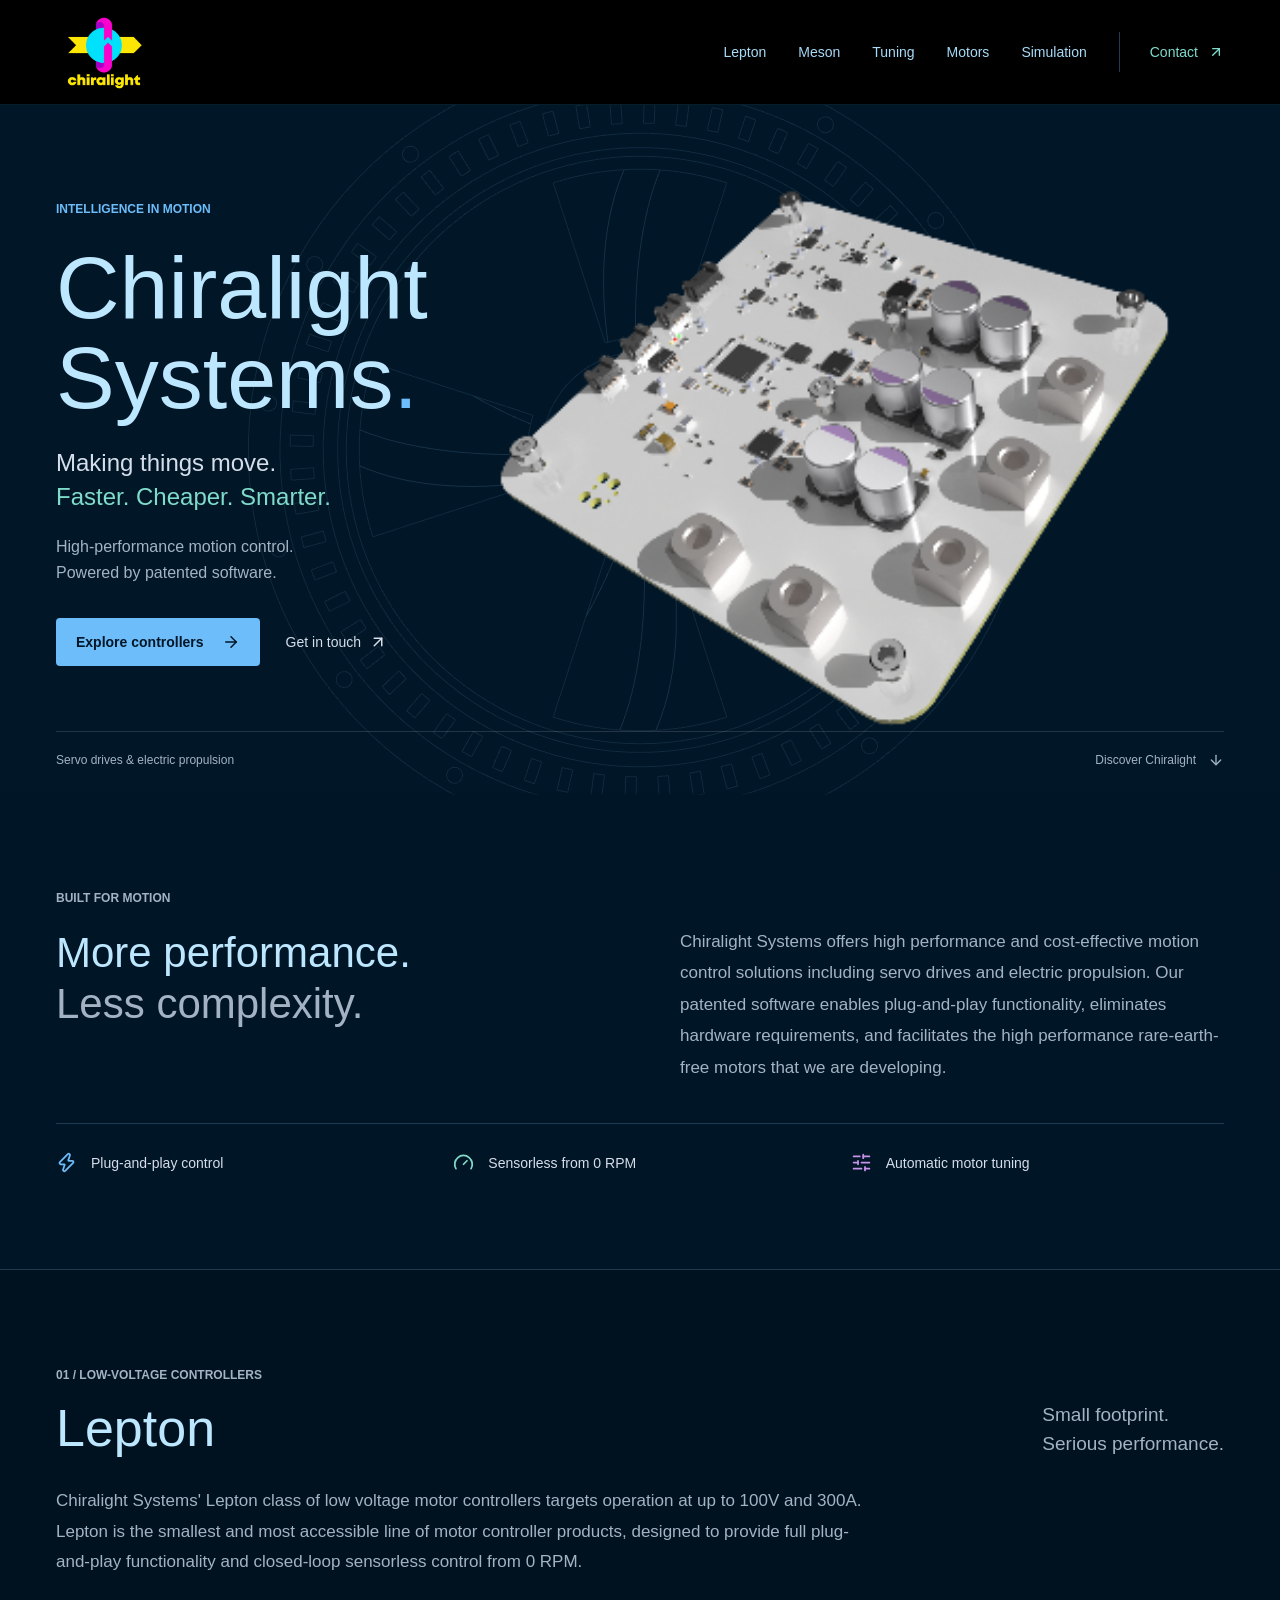
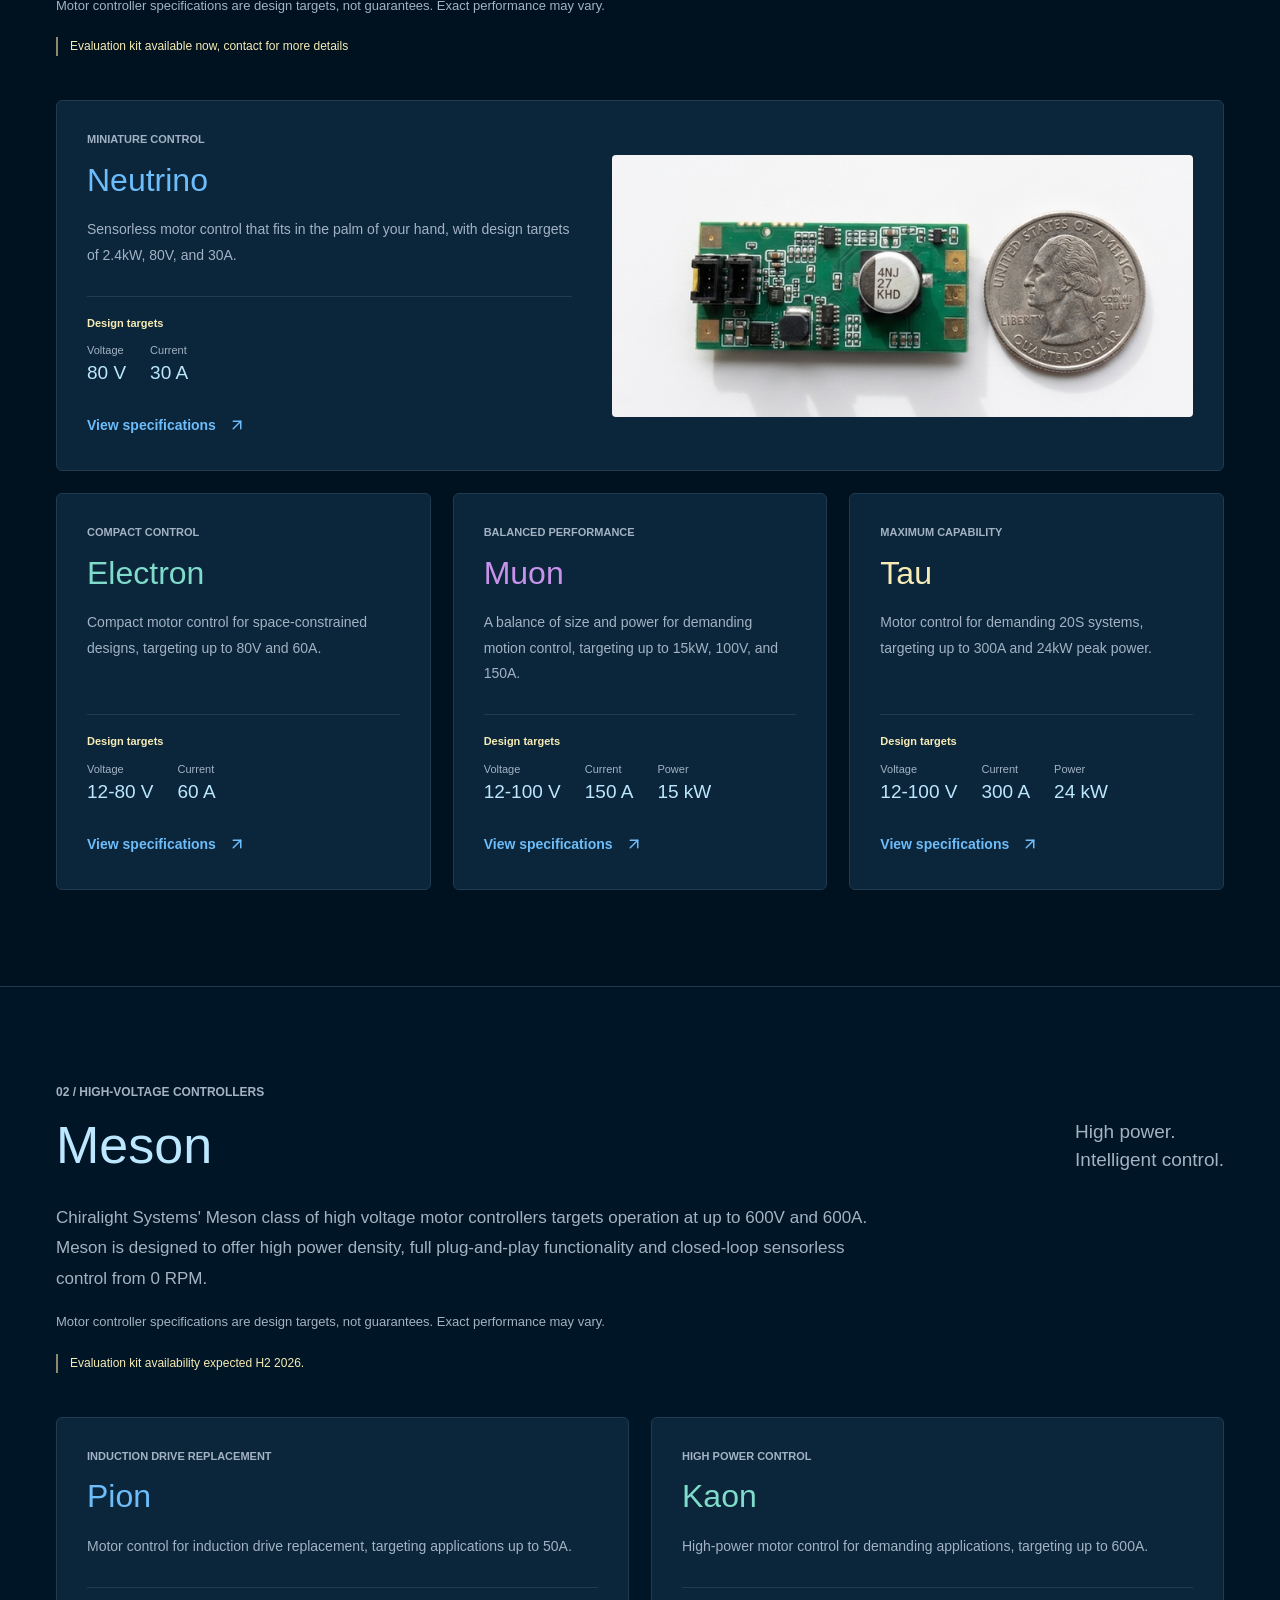
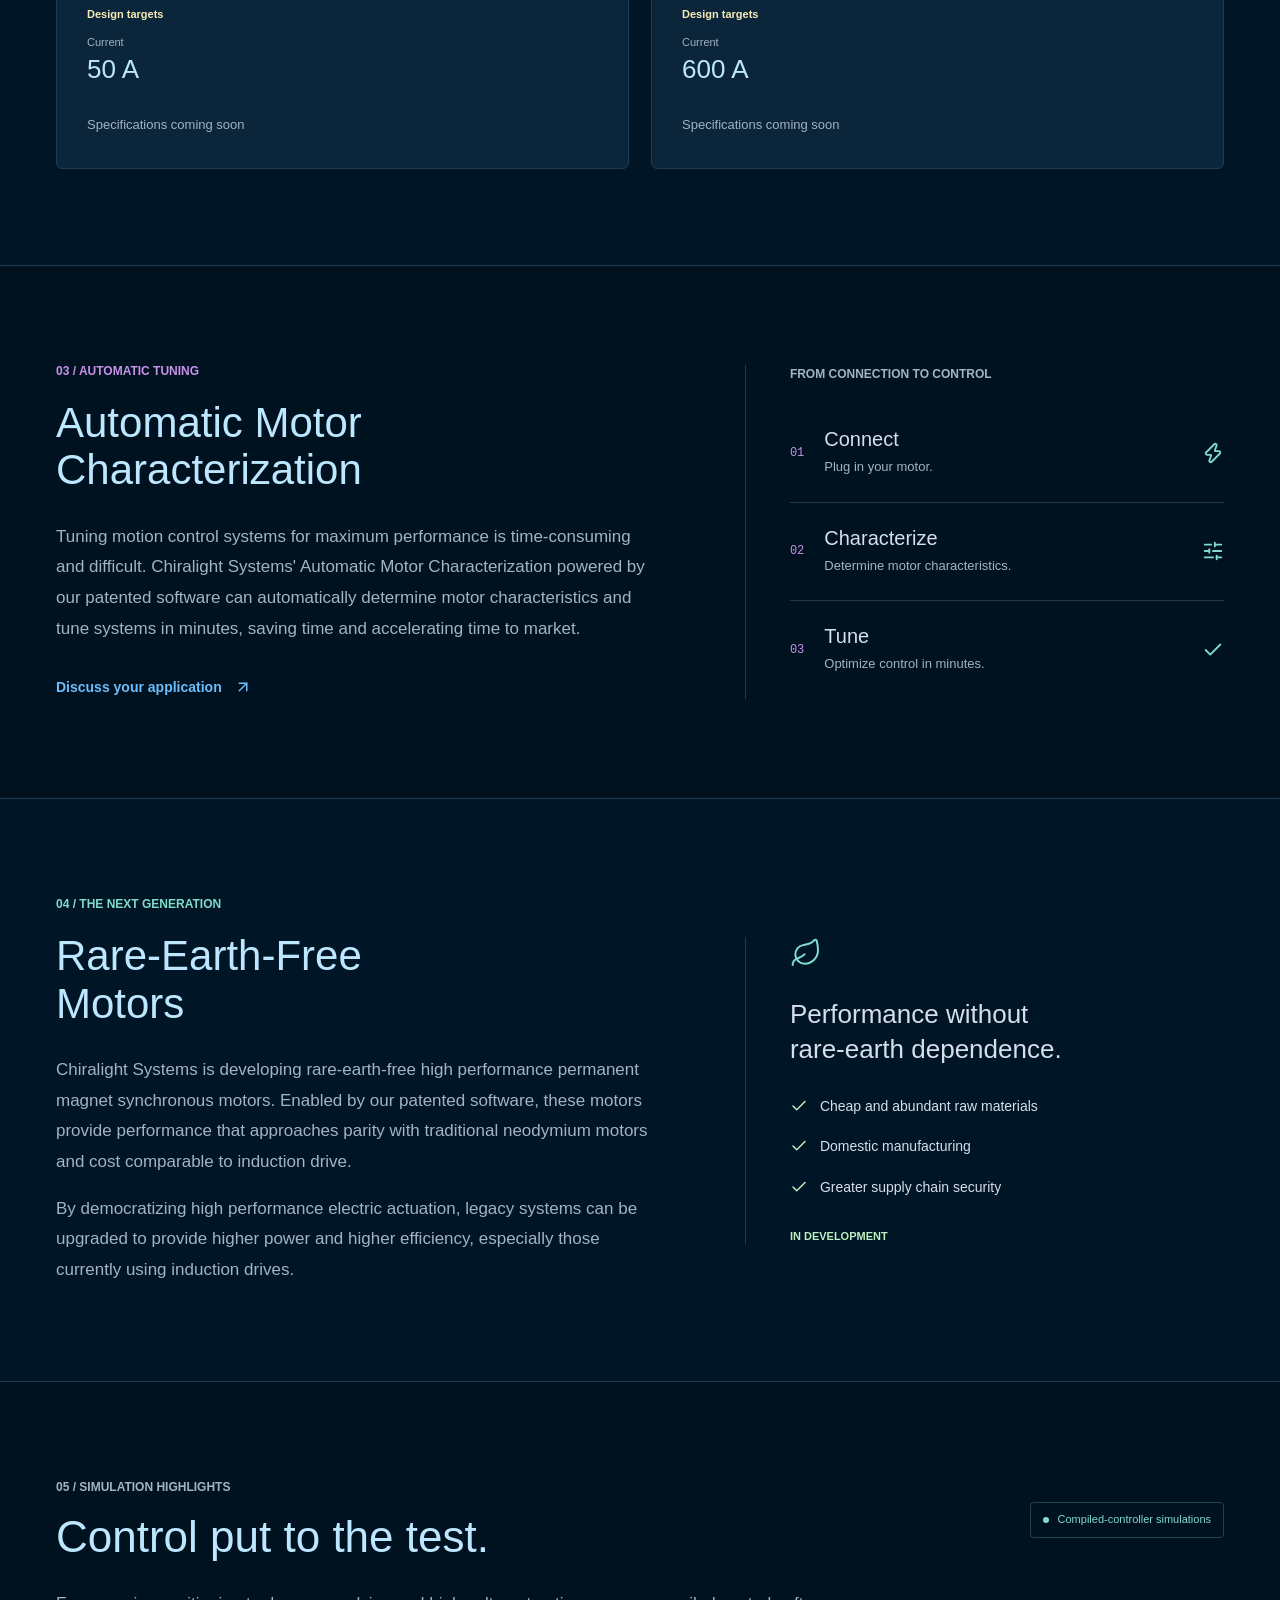
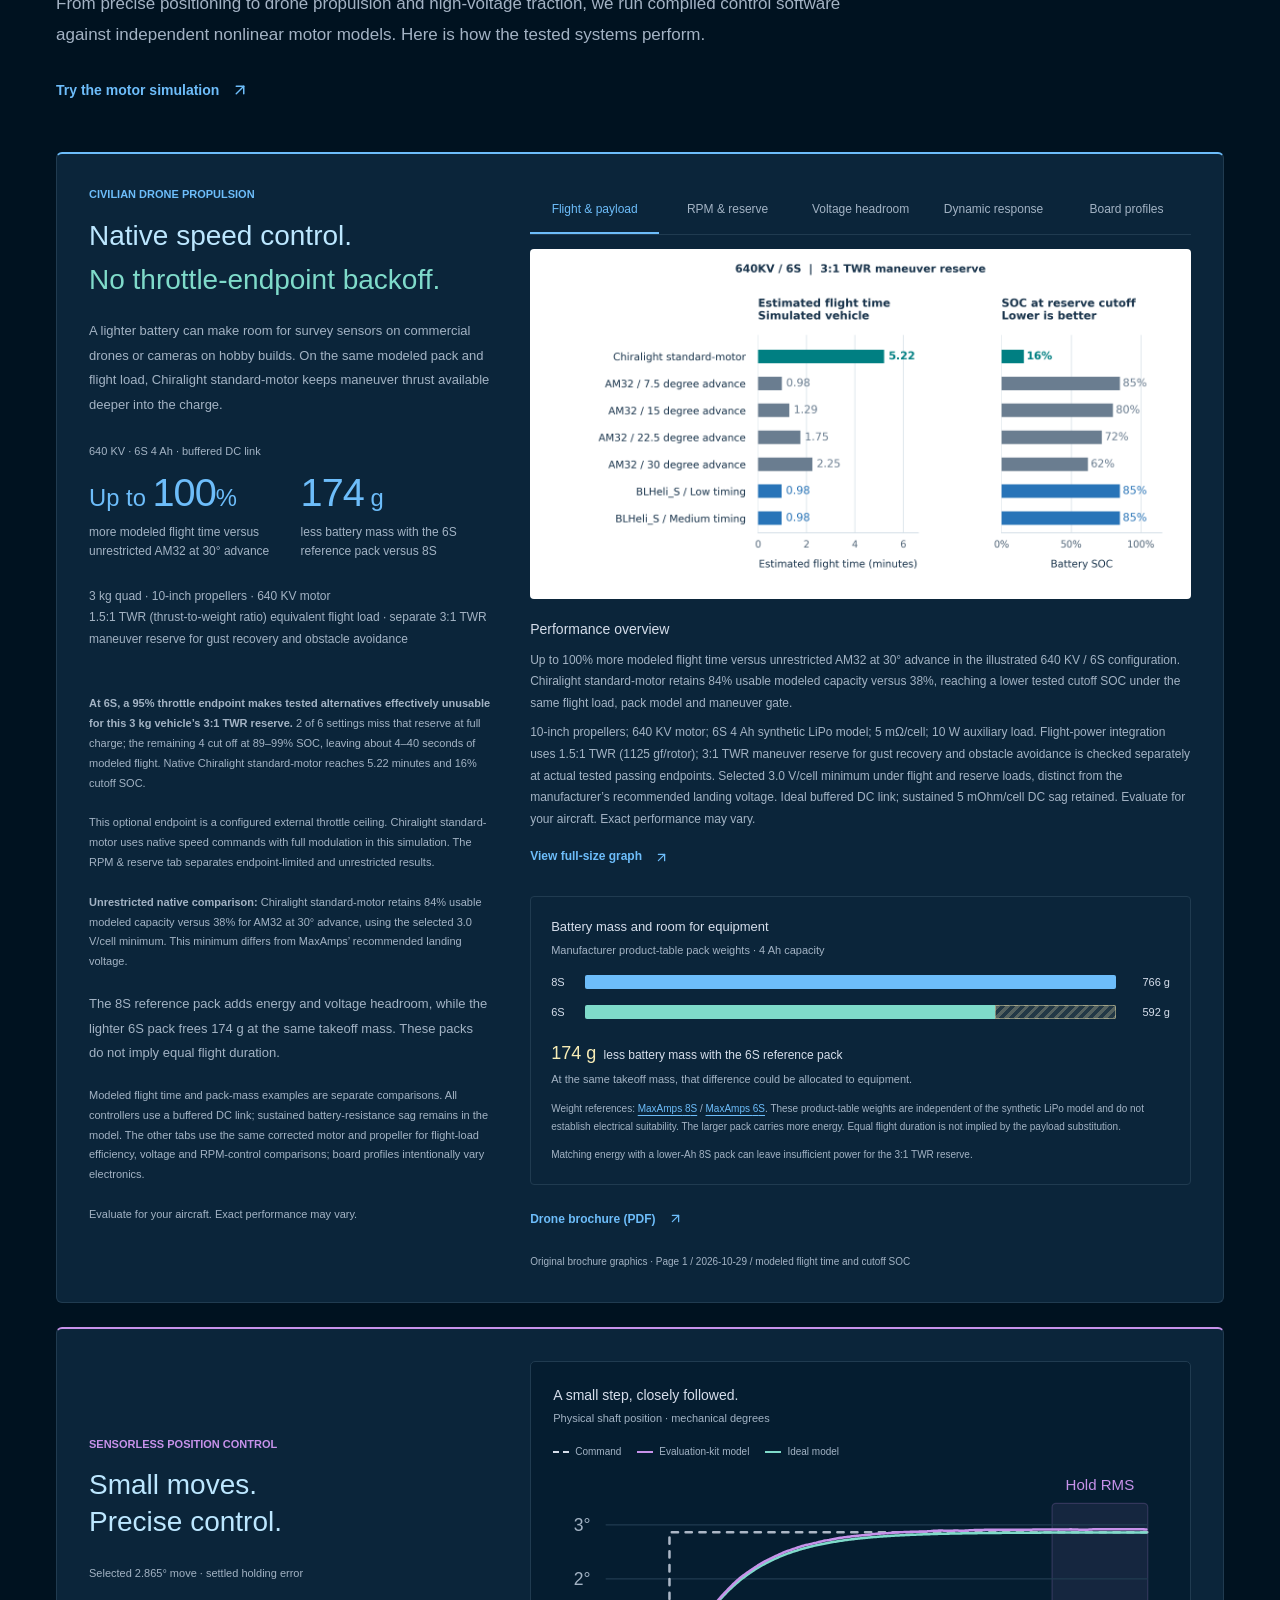
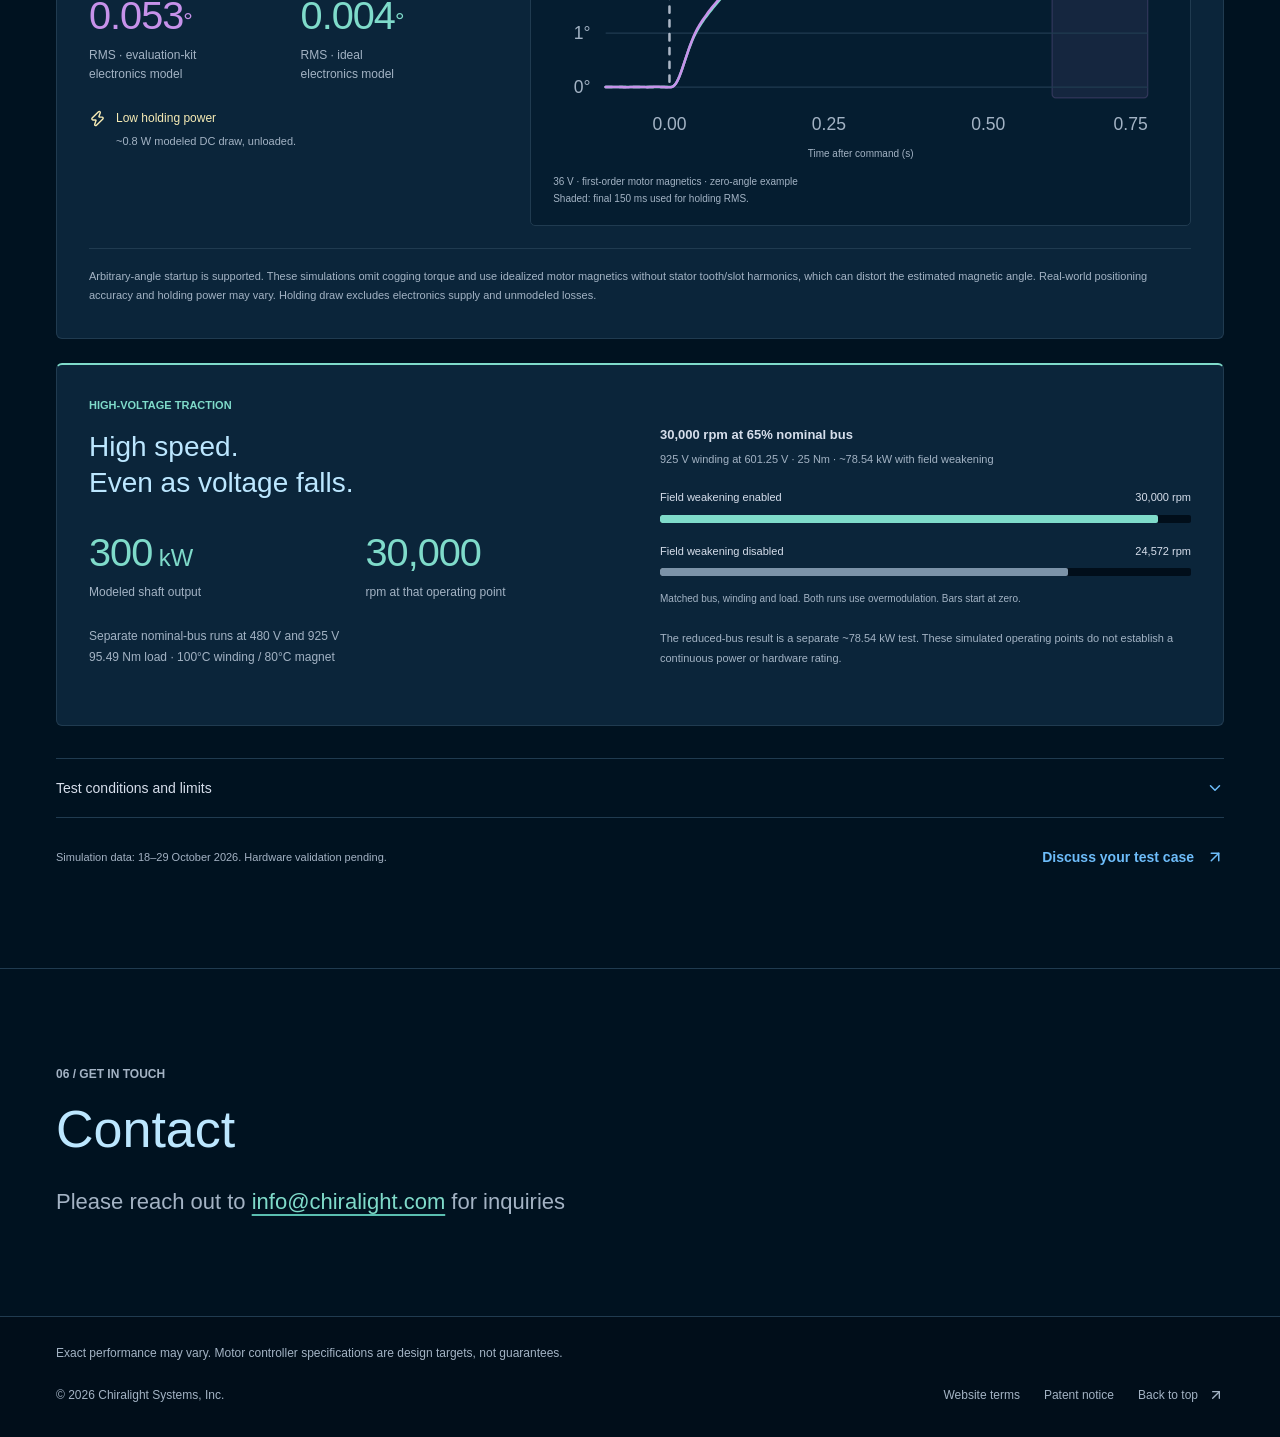
<file: index.html>
<!doctype html>
<html lang="en">
  <head>
    <meta charset="UTF-8" />
    <meta name="viewport" content="width=device-width, initial-scale=1.0" />
    <meta name="description" content="Chiralight Systems develops high-performance motor controllers, automatic motor characterization, and rare-earth-free motors powered by patented software." />
    <meta name="theme-color" content="#011627" />
    <title>Chiralight Systems</title>
    <script type="module" crossorigin src="/assets/index-CothGIsq.js"></script>
    <link rel="stylesheet" crossorigin href="/assets/index-muXZ7M2L.css">
  </head>
  <body>
    <div id="root"></div>
  </body>
</html>
</file>
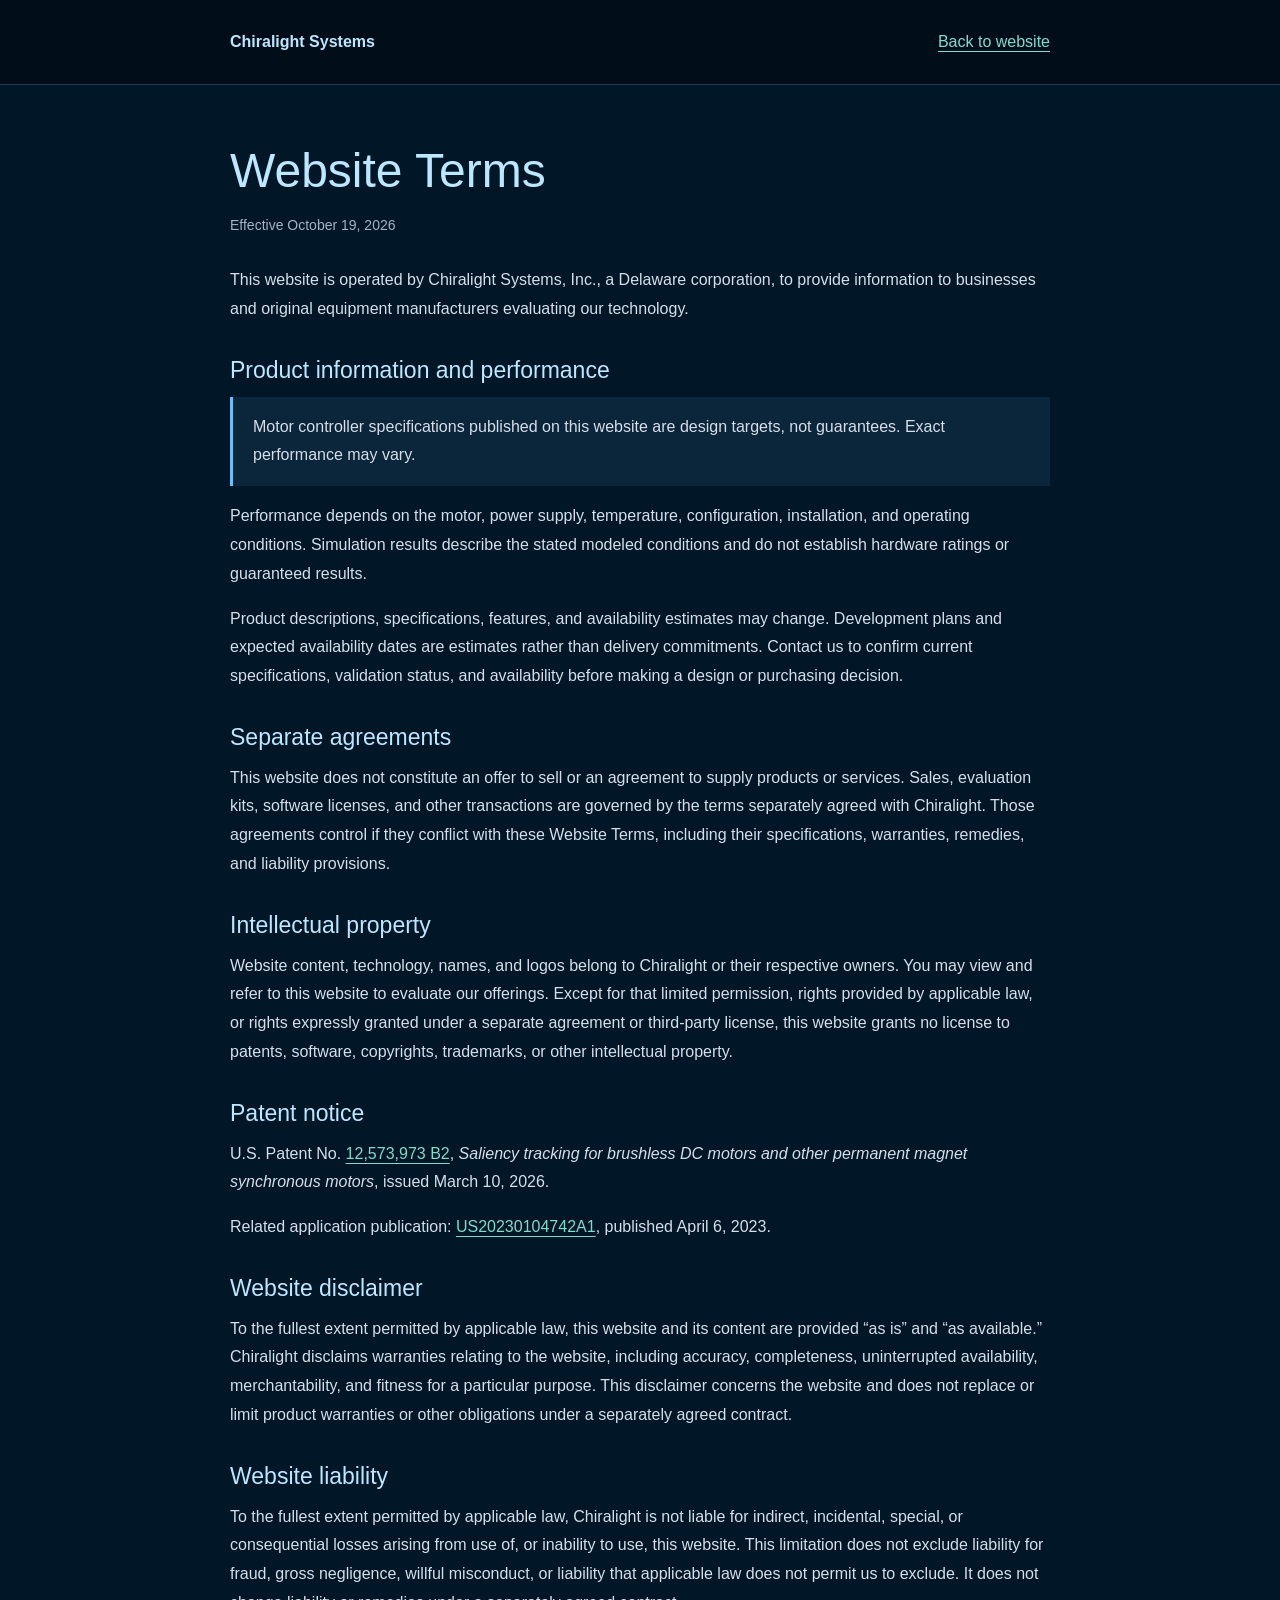
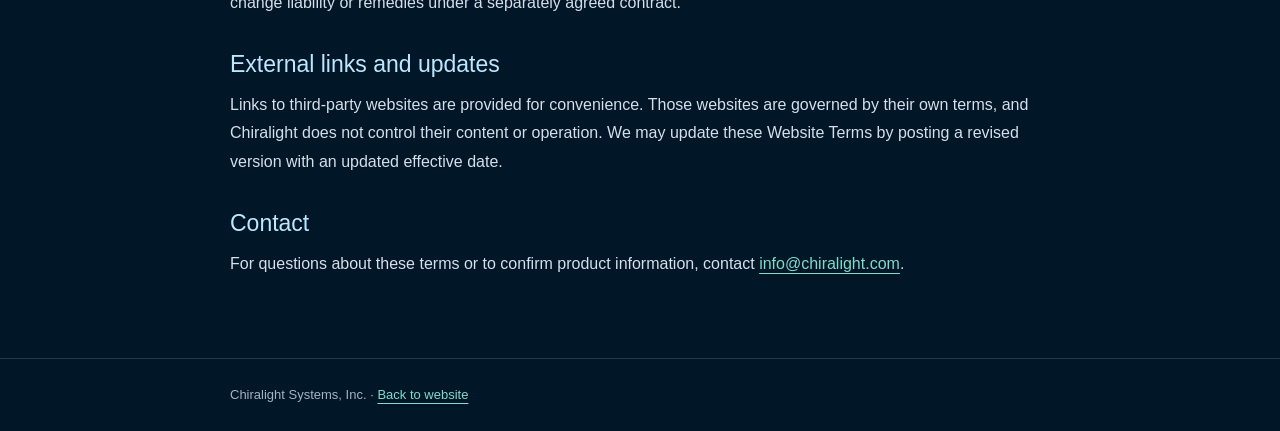
<file: terms.html>
<!doctype html>
<html lang="en">
  <head>
    <meta charset="UTF-8" />
    <meta name="viewport" content="width=device-width, initial-scale=1.0" />
    <meta name="description" content="Website terms, product information disclaimers, and patent notice for Chiralight Systems, Inc." />
    <meta name="theme-color" content="#011627" />
    <title>Website Terms | Chiralight Systems</title>
    <style>
      :root { color-scheme: dark; font-family: 'Segoe UI', -apple-system, BlinkMacSystemFont, Arial, sans-serif; color: #d6deeb; background: #011627; }
      * { box-sizing: border-box; }
      body { margin: 0; line-height: 1.8; }
      a { color: #7fdbca; text-underline-offset: 4px; overflow-wrap: anywhere; }
      a:hover { color: #bce7ff; }
      :focus-visible { outline: 3px solid #6dbdfa; outline-offset: 5px; }
      .container { width: min(820px, calc(100% - 48px)); margin-inline: auto; }
      header { border-bottom: 1px solid #203b50; background: #010e1a; }
      header .container { display: flex; align-items: center; justify-content: space-between; flex-wrap: wrap; gap: 8px 24px; padding-block: 20px; }
      header a { display: inline-flex; align-items: center; min-height: 44px; }
      .brand { color: #bce7ff; font-weight: 600; text-decoration: none; }
      main { padding-block: 56px 64px; }
      h1, h2 { color: #bce7ff; font-weight: 500; line-height: 1.25; }
      h1 { margin: 0 0 12px; font-size: clamp(32px, 6vw, 48px); }
      h2 { margin: 0 0 12px; font-size: 23px; }
      p { margin: 0 0 16px; }
      .effective { color: #a3b3c4; font-size: 14px; margin-bottom: 28px; }
      section { margin-top: 32px; scroll-margin-top: 24px; }
      .notice { border-left: 3px solid #6dbdfa; padding: 16px 20px; margin-bottom: 16px; background: #0b253a; }
      .notice p:last-child { margin-bottom: 0; }
      footer { border-top: 1px solid #203b50; padding-block: 24px; color: #a3b3c4; font-size: 13px; }
      footer p { margin: 0; }
      @media (max-width: 480px) { main { padding-block: 36px 48px; } h2 { font-size: 21px; } }
    </style>
  </head>
  <body>
    <header>
      <nav class="container" aria-label="Site navigation">
        <a class="brand" href="/">Chiralight Systems</a>
        <a href="/">Back to website</a>
      </nav>
    </header>
    <main class="container" id="main">
      <h1>Website Terms</h1>
      <p class="effective">Effective <time datetime="2026-10-19">October 19, 2026</time></p>
      <p>This website is operated by Chiralight Systems, Inc., a Delaware corporation, to provide information to businesses and original equipment manufacturers evaluating our technology.</p>

      <section aria-labelledby="product-information">
        <h2 id="product-information">Product information and performance</h2>
        <div class="notice">
          <p>Motor controller specifications published on this website are design targets, not guarantees. Exact performance may vary.</p>
        </div>
        <p>Performance depends on the motor, power supply, temperature, configuration, installation, and operating conditions. Simulation results describe the stated modeled conditions and do not establish hardware ratings or guaranteed results.</p>
        <p>Product descriptions, specifications, features, and availability estimates may change. Development plans and expected availability dates are estimates rather than delivery commitments. Contact us to confirm current specifications, validation status, and availability before making a design or purchasing decision.</p>
      </section>

      <section aria-labelledby="separate-agreements">
        <h2 id="separate-agreements">Separate agreements</h2>
        <p>This website does not constitute an offer to sell or an agreement to supply products or services. Sales, evaluation kits, software licenses, and other transactions are governed by the terms separately agreed with Chiralight. Those agreements control if they conflict with these Website Terms, including their specifications, warranties, remedies, and liability provisions.</p>
      </section>

      <section aria-labelledby="intellectual-property">
        <h2 id="intellectual-property">Intellectual property</h2>
        <p>Website content, technology, names, and logos belong to Chiralight or their respective owners. You may view and refer to this website to evaluate our offerings. Except for that limited permission, rights provided by applicable law, or rights expressly granted under a separate agreement or third-party license, this website grants no license to patents, software, copyrights, trademarks, or other intellectual property.</p>
      </section>

      <section id="patent" aria-labelledby="patent-title">
        <h2 id="patent-title">Patent notice</h2>
        <p>U.S. Patent No. <a href="https://patentsgazette.uspto.gov/week10/OG/html/1544-2/US12573973-20260310.html">12,573,973 B2</a>, <cite>Saliency tracking for brushless DC motors and other permanent magnet synchronous motors</cite>, issued March 10, 2026.</p>
        <p>Related application publication: <a href="https://patents.justia.com/patent/20230104742">US20230104742A1</a>, published April 6, 2023.</p>
      </section>

      <section aria-labelledby="website-disclaimer">
        <h2 id="website-disclaimer">Website disclaimer</h2>
        <p>To the fullest extent permitted by applicable law, this website and its content are provided &ldquo;as is&rdquo; and &ldquo;as available.&rdquo; Chiralight disclaims warranties relating to the website, including accuracy, completeness, uninterrupted availability, merchantability, and fitness for a particular purpose. This disclaimer concerns the website and does not replace or limit product warranties or other obligations under a separately agreed contract.</p>
      </section>

      <section aria-labelledby="website-liability">
        <h2 id="website-liability">Website liability</h2>
        <p>To the fullest extent permitted by applicable law, Chiralight is not liable for indirect, incidental, special, or consequential losses arising from use of, or inability to use, this website. This limitation does not exclude liability for fraud, gross negligence, willful misconduct, or liability that applicable law does not permit us to exclude. It does not change liability or remedies under a separately agreed contract.</p>
      </section>

      <section aria-labelledby="external-links">
        <h2 id="external-links">External links and updates</h2>
        <p>Links to third-party websites are provided for convenience. Those websites are governed by their own terms, and Chiralight does not control their content or operation. We may update these Website Terms by posting a revised version with an updated effective date.</p>
      </section>

      <section aria-labelledby="contact">
        <h2 id="contact">Contact</h2>
        <p>For questions about these terms or to confirm product information, contact <a href="mailto:info@chiralight.com">info@chiralight.com</a>.</p>
      </section>
    </main>
    <footer>
      <div class="container">
        <p>Chiralight Systems, Inc. &middot; <a href="/">Back to website</a></p>
      </div>
    </footer>
  </body>
</html>
</file>
<file: assets/index-muXZ7M2L.css>
:root{font-family:Segoe UI,-apple-system,BlinkMacSystemFont,Arial,sans-serif;color:#d6deeb;background:#011627;color-scheme:dark;font-synthesis:none;text-rendering:optimizeLegibility;-webkit-font-smoothing:antialiased;--ink: #d6deeb;--muted: #a3b3c4;--accent: #6dbdfa;--accent-ink: #6dbdfa;--mint: #7fdbca;--violet: #c792ea;--gold: #f7ecb5;--line: #203b50;--surface: #011627;--surface-alt: #010e1a;--surface-card: #0b253a;--section-surface: #01162766;--section-surface-alt: #010e1a80;--dark-300: #010e1a;--dark-200: #011627;--light-300: #d6deeb;--light-200: #bce7ff}*{box-sizing:border-box;letter-spacing:0}html{scroll-behavior:smooth;scroll-padding-top:124px}body{margin:0;min-width:min(320px,100%)}.site-shell{position:relative;isolation:isolate}button,a{-webkit-tap-highlight-color:transparent}button{font:inherit;cursor:pointer}a{color:inherit;text-decoration:none}button,h1,h2,h3,p,ul,ol,dl{margin:0}button{border:0}svg{flex-shrink:0}::selection{background:#103362;color:#bce7ff}:focus-visible{outline:3px solid #219fd5;outline-offset:5px}.container{width:min(1200px,calc(100% - 112px));margin-inline:auto}.section{padding-block:96px}.eyebrow{font-size:12px;font-weight:600;text-transform:uppercase;color:var(--muted);line-height:1.6}h2{font-size:52px;font-weight:500;line-height:1.13;color:#bce7ff}.muted{color:var(--muted)}.accent{color:var(--accent)}.sr-only{position:absolute;width:1px;height:1px;padding:0;margin:-1px;overflow:hidden;clip-path:inset(50%);white-space:nowrap;border:0}.skip-link{position:fixed;top:10px;left:16px;z-index:100;padding:12px 20px;background:var(--accent);color:#011627;transform:translateY(-160%)}.skip-link:focus{transform:translateY(0)}.site-header{position:sticky;top:0;z-index:20;background:#000;color:#d6deeb;border-bottom:1px solid #219fd533}.nav-inner{display:flex;justify-content:space-between;align-items:center;min-height:104px;gap:32px}.brand{display:inline-flex;align-items:center;flex-shrink:0}.brand-logo{display:block;width:96px;height:96px;object-fit:contain}.navigation{display:flex;align-items:center;gap:32px}.navigation a{display:inline-flex;align-items:center;gap:10px;font-size:14px;color:#a7dbf7;padding-block:12px;transition:color .16s}.navigation a:hover,.navigation a[aria-current]{color:var(--accent)}.navigation .nav-contact{color:var(--mint);border-left:1px solid var(--line);padding-left:30px}.icon-button{width:44px;height:44px;display:inline-flex;justify-content:center;align-items:center;border-radius:4px;background:transparent;color:inherit}.icon-button:hover{background:#8a93931a}.menu-toggle{display:none}.hero{position:relative;isolation:isolate;background:transparent;color:#d6deeb;overflow:hidden;height:calc(100svh - 212px);min-height:580px;max-height:860px}.generator-wireframe{position:fixed;top:0;right:0;bottom:0;left:0;z-index:-1;opacity:.2;pointer-events:none}.generator-wireframe canvas{display:block;width:100%;height:100%}.hero-photo{position:absolute;z-index:1;right:-2%;top:0;width:68%;height:100%;object-fit:contain;object-position:right center;pointer-events:none}.hero-inner{height:100%;position:relative;z-index:2;display:flex;flex-direction:column;justify-content:center;padding-block:48px 80px}.hero-copy{position:relative;max-width:500px}.hero-eyebrow{color:var(--accent);margin-bottom:24px}.hero h1{font-size:88px;font-weight:500;line-height:1.02;margin-bottom:24px;color:#bce7ff}.hero-tagline{font-size:24px;line-height:1.4}.hero-tagline span{color:var(--mint)}.hero-description{font-size:16px;line-height:1.65;color:var(--muted);margin-top:20px}.hero-actions{display:flex;align-items:center;gap:26px;margin-top:32px}.button{display:inline-flex;align-items:center;justify-content:center;gap:18px;padding:15px 20px;min-height:48px;font-size:14px;font-weight:600;border-radius:4px;transition:background .16s}.button-primary{background:var(--accent);color:#011627}.button-primary:hover{background:#99d0f7}.hero-contact{display:inline-flex;align-items:center;gap:8px;font-size:14px;padding-block:14px}.hero-contact:hover{color:var(--accent)}.hero-footer{position:absolute;bottom:25px;width:100%;display:flex;justify-content:space-between;align-items:center;border-top:1px solid #ffffff24;padding-top:20px;color:var(--muted);font-size:12px}.hero-footer a{display:inline-flex;align-items:center;gap:12px}.hero-footer a:hover{color:#fff}.overview{background:var(--section-surface)}.overview .container{display:grid;grid-template-columns:1fr 1fr;gap:40px 80px}.overview-heading .eyebrow{margin-bottom:20px}.overview h2{font-size:42px;line-height:1.2}.overview-description{padding-top:37px;color:var(--muted);font-size:17px;line-height:1.85}.capabilities{display:grid;grid-template-columns:repeat(3,1fr);grid-column:1 / -1;border-top:1px solid var(--line);padding-top:28px;gap:24px}.capabilities>div{display:flex;align-items:center;gap:14px;font-size:14px;font-weight:500}.capabilities svg{color:var(--accent)}.capabilities>div:nth-child(2) svg{color:var(--mint)}.capabilities>div:nth-child(3) svg{color:var(--violet)}.product-section{border-top:1px solid var(--line);background:var(--section-surface-alt)}.section-heading{display:flex;align-items:flex-end;justify-content:space-between;gap:32px;margin-bottom:28px}.section-heading .eyebrow{margin-bottom:14px}.section-summary{font-size:19px;line-height:1.5;color:var(--muted)}.section-description{max-width:820px;font-size:17px;line-height:1.8;color:var(--muted)}.specification-notice{max-width:820px;margin-top:16px;font-size:13px;line-height:1.8;color:var(--muted)}.availability{display:inline-block;font-size:12px;color:var(--gold);margin-top:20px;border-left:2px solid #8c896c;padding-left:12px;line-height:1.6}.product-grid{display:grid;grid-template-columns:repeat(3,minmax(0,1fr));gap:22px;margin-top:44px}.product-card{display:flex;flex-direction:column;padding:30px;background:var(--surface-card);border:1px solid var(--line);border-radius:6px}.product-card-content{display:flex;flex-direction:column;flex:1;min-width:0}.product-card-with-image{grid-column:1 / -1;display:grid;grid-template-columns:1fr 1.2fr;align-items:center;gap:40px}.product-image{display:block;width:100%;height:auto;aspect-ratio:731 / 330;object-fit:contain;border-radius:4px}.product-card h3{font-size:32px;line-height:1.2;font-weight:500;margin-top:12px;color:var(--accent)}.product-card:nth-child(2) h3{color:var(--mint)}.product-card:nth-child(3) h3{color:var(--violet)}.product-card:nth-child(4) h3{color:var(--gold)}.product-card .eyebrow{font-size:11px}.product-description{font-size:14px;color:var(--muted);line-height:1.8;margin-block:18px 28px;flex:1}.product-metrics-label{border-top:1px solid var(--line);padding-top:18px;font-size:11px;font-weight:600;line-height:1.6;color:var(--gold)}.product-metrics{display:flex;flex-wrap:wrap;gap:16px 24px;padding-top:12px;margin-bottom:26px}.product-metrics dt{color:var(--muted);font-size:11px;margin-bottom:6px}.product-metrics dd{margin:0;font-size:19px;font-weight:500;white-space:nowrap;color:#bce7ff}.text-link{display:inline-flex;align-items:center;gap:12px;font-size:14px;font-weight:600;color:var(--accent-ink);background:transparent;padding:6px 0;align-self:flex-start}.text-link:hover{color:#bce7ff;text-decoration:underline;text-underline-offset:5px}.coming-soon{color:var(--muted);font-size:13px;padding-block:6px}.meson-section{background:var(--section-surface)}.product-grid-two{grid-template-columns:repeat(2,minmax(0,1fr))}.meson-section .product-card{background:var(--surface-card)}.meson-section .product-metrics dd{font-size:26px}.feature-layout{display:grid;grid-template-columns:1.25fr 1fr;align-items:center;gap:90px}.feature-copy>.eyebrow{margin-bottom:18px}.feature-copy h2{font-size:42px;margin-bottom:28px}.feature-copy .section-description+.section-description{margin-top:16px}.feature-copy .text-link{margin-top:28px}.tuning-section{background:var(--section-surface-alt);color:var(--ink);border-block:1px solid var(--line)}.tuning-section .feature-copy>.eyebrow{color:var(--violet)}.tuning-section .section-description{color:var(--muted)}.tuning-section .text-link{color:var(--accent)}.tuning-section .text-link:hover{color:#bce7ff}.tuning-process{border-left:1px solid #ffffff26;padding-left:44px}.tuning-process>.eyebrow{margin-bottom:20px}.tuning-process ol{list-style:none;padding:0}.tuning-process li{display:flex;gap:20px;align-items:center;padding-block:24px;border-bottom:1px solid #ffffff26}.tuning-process li:last-child{border-bottom:0}.process-number{color:var(--violet);font-size:12px;font-family:Consolas,monospace}.tuning-process li>div{flex:1}.tuning-process li>svg{color:var(--mint)}.tuning-process h3{font-size:20px;font-weight:500;margin-bottom:6px}.tuning-process li p{font-size:13px;line-height:1.6;color:var(--muted)}.motors-section{background:var(--section-surface)}.motors-section .feature-copy>.eyebrow{color:var(--mint)}.motor-benefits{padding-left:44px;border-left:1px solid var(--line)}.motor-benefits>svg{color:var(--mint);margin-bottom:24px}.motor-benefits h3{font-size:26px;font-weight:500;line-height:1.35}.motor-benefits ul{list-style:none;padding:0;margin-block:28px;display:flex;flex-direction:column;gap:18px}.motor-benefits li{display:flex;gap:12px;font-size:14px;line-height:1.6}.motor-benefits li svg{color:#bcf0c0;margin-top:2px}.development-label{display:inline-block;font-size:11px;text-transform:uppercase;font-weight:600;color:#bcf0c0}.simulation-section{background:var(--section-surface-alt);border-top:1px solid var(--line)}.simulation-heading{align-items:center}.simulation-heading h2{font-size:44px}.simulation-status{display:inline-flex;align-items:center;gap:9px;color:var(--mint);font-size:11px;line-height:1.6;border:1px solid #7fdbca40;border-radius:4px;padding:8px 12px}.simulation-status:before{content:"";width:6px;height:6px;border-radius:50%;background:var(--mint);flex-shrink:0}.simulation-intro{max-width:840px}.simulation-bench-link{margin-top:18px;min-height:44px}.simulation-grid{display:grid;grid-template-columns:minmax(0,1fr);gap:24px;margin-top:40px}.simulation-card{min-width:0;padding:32px;border:1px solid var(--line);border-top:2px solid var(--accent);border-radius:6px;background:var(--surface-card);display:flex;flex-direction:column}.simulation-card>.eyebrow{color:var(--accent);font-size:11px}.simulation-card h3{color:#bce7ff;font-size:28px;line-height:1.3;font-weight:500;margin-top:14px}.simulation-drone-layout,.simulation-hv-layout{display:grid;grid-template-columns:minmax(0,.85fr) minmax(0,1.4fr);gap:40px;align-items:start}.simulation-drone-summary>.eyebrow{color:var(--accent);font-size:11px}.simulation-hv-layout>div>.eyebrow{color:var(--mint);font-size:11px}.simulation-hv-layout{grid-template-columns:repeat(2,minmax(0,1fr));align-items:center}.simulation-drone-summary .simulation-card-note{padding-top:0}.simulation-card h3 .drone-headline{display:inline-block;color:var(--mint);margin-top:8px}.drone-tradeoff{color:var(--muted);font-size:13px;line-height:1.9;margin-top:20px}.simulation-drone-summary>.simulation-card-note{margin-top:20px}.simulation-metric-context{color:var(--muted);font-size:11px;line-height:1.7;margin-top:24px}.simulation-metric-context+.simulation-metrics{margin-top:10px}.brochure-graphs{min-width:0}.brochure-tabs{display:grid;grid-template-columns:repeat(5,minmax(0,1fr));gap:4px;margin-bottom:14px;border-bottom:1px solid var(--line)}.brochure-tabs button{min-height:48px;padding:10px 6px;font-size:12px;line-height:1.5;color:var(--muted);background:transparent;border-bottom:2px solid transparent}.brochure-tabs button:hover{color:var(--ink)}.brochure-tabs button[aria-selected=true]{color:var(--accent);border-bottom-color:var(--accent)}.brochure-figure{margin:0}.brochure-image-link{display:block;padding:10px;background:#fff;border-radius:4px}.brochure-figure img{display:block;width:100%;height:auto}.brochure-figure figcaption{margin-top:18px;font-size:12px;line-height:1.8}.brochure-figure figcaption>strong{display:block;color:var(--ink);font-weight:500;font-size:14px}.brochure-figure figcaption>p{color:var(--muted);margin-top:8px}.brochure-figure .text-link{font-size:12px;margin-top:10px}.brochure-source{color:var(--muted);font-size:10px;line-height:1.7;margin-top:12px}.drone-payload-chart{margin:22px 0 0;padding:20px;border:1px solid var(--line);border-radius:4px}.drone-payload-chart figcaption>strong{display:block;font-size:13px;line-height:1.6;font-weight:500}.drone-payload-chart figcaption>span{display:block;color:var(--muted);font-size:11px;line-height:1.6;margin-top:4px}.drone-mass-row{display:grid;grid-template-columns:22px minmax(0,1fr) 42px;gap:12px;align-items:center;margin-top:16px;font-size:11px}.drone-mass-row>strong{font-weight:500;text-align:right}.drone-mass-track{display:flex;height:14px;overflow:hidden;border-radius:2px}.drone-mass-track span{display:block;height:100%}.drone-mass-battery{width:100%;background:var(--accent)}.drone-mass-smaller{background:var(--mint)}.drone-mass-saving{background:repeating-linear-gradient(135deg,#f7ecb550 0,#f7ecb550 3px,#f7ecb519 3px,#f7ecb519 7px);border:1px solid #f7ecb570}.drone-payload-gain{margin-top:18px;font-size:12px;line-height:1.8}.drone-payload-gain strong{color:var(--gold);font-size:18px;font-weight:500;margin-right:4px}.drone-payload-gain>span{display:block;color:var(--muted);font-size:11px}.drone-payload-source{color:var(--muted);font-size:10px;line-height:1.8;margin-top:10px}.drone-payload-source a{color:var(--accent);text-decoration:underline;text-underline-offset:3px}.drone-brochure-links{display:flex;flex-wrap:wrap;gap:4px 22px;margin-top:12px}.drone-brochure-links .text-link{min-height:44px;font-size:12px}.simulation-card-hv{border-top-color:var(--mint)}.simulation-card-hv>.eyebrow{color:var(--mint)}.simulation-card-position{border-top-color:var(--violet)}.simulation-position-layout{display:grid;grid-template-columns:minmax(0,.85fr) minmax(0,1.4fr);gap:40px;align-items:center}.position-summary>.eyebrow{color:var(--violet);font-size:11px}.position-metrics>div:nth-child(2) strong{color:var(--mint)}.position-power{display:flex;align-items:flex-start;gap:10px;color:var(--gold)}.position-power>svg{margin-top:2px}.position-power p{font-size:12px;line-height:1.7}.position-power strong{display:block;font-weight:500}.position-power span{display:block;color:var(--muted);font-size:11px;margin-top:3px}.position-chart{min-width:0;margin:0;padding:22px 22px 18px;border:1px solid var(--line);border-radius:5px;background:#01162780}.position-chart figcaption>strong{display:block;font-size:14px;font-weight:500;line-height:1.6}.position-chart figcaption>span{display:block;margin-top:4px;color:var(--muted);font-size:11px;line-height:1.6}.position-chart-legend{display:flex;flex-wrap:wrap;gap:8px 16px;margin-block:16px 12px;color:var(--muted);font-size:10px;line-height:1.6}.position-chart-legend>span{display:inline-flex;align-items:center;gap:6px}.position-chart-legend>span:before{content:"";display:inline-block;width:16px;border-top:2px solid var(--violet)}.position-chart-legend>.position-legend-command:before{border-top:2px dashed #d6deeb}.position-chart-legend>.position-legend-ideal:before{border-color:var(--mint)}.position-chart svg{width:100%;height:auto;display:block;overflow:visible}.position-hold-window{fill:#c792ea14;stroke:#c792ea30}.position-grid-line{stroke:var(--line);stroke-width:1}.position-axis-label{font-size:14px;fill:var(--muted);font-variant-numeric:tabular-nums}.position-window-label{font-size:12px;fill:var(--violet)}.position-chart path{fill:none;stroke-width:2;stroke-linecap:round;stroke-linejoin:round}.position-command-line{stroke:#d6deeb;stroke-dasharray:5 6;opacity:.8}.position-ideal-line{stroke:var(--mint)}.position-kit-line{stroke:var(--violet)}.position-time-label{color:var(--muted);font-size:10px;text-align:center}.position-chart-note{color:var(--muted);font-size:10px;line-height:1.7;margin-top:14px}.position-scope{color:var(--muted);font-size:11px;line-height:1.8;margin-top:22px;padding-top:18px;border-top:1px solid var(--line)}.position-evidence-links{display:flex;flex-wrap:wrap;gap:8px 22px}.position-evidence-links a{color:var(--accent);text-decoration:underline;text-underline-offset:4px;padding-block:6px}.simulation-metrics{display:grid;grid-template-columns:repeat(2,minmax(0,1fr));gap:22px;margin-block:28px 24px}.simulation-metrics strong{display:block;font-size:clamp(28px,3.1vw,42px);font-weight:500;color:var(--accent);letter-spacing:-1px;white-space:nowrap;font-variant-numeric:tabular-nums}.simulation-metrics strong span{font-size:.6em;letter-spacing:0}.simulation-metrics p{font-size:12px;line-height:1.6;color:var(--muted);margin-top:8px;max-width:190px}.position-metrics strong{color:var(--violet)}.simulation-card-hv .simulation-metrics strong{color:var(--mint)}.simulation-condition{font-size:12px;line-height:1.8;color:var(--muted);padding-bottom:24px}.simulation-table-wrap{margin-top:4px}.simulation-table{width:100%;border-collapse:collapse;font-size:12px;line-height:1.6;font-variant-numeric:tabular-nums}.simulation-table caption{text-align:left;font-size:13px;color:var(--ink);font-weight:600;padding-bottom:14px}.simulation-table th,.simulation-table td{border-bottom:1px solid var(--line);padding:13px 4px;text-align:right}.simulation-table th:first-child{text-align:left;padding-left:0}.simulation-table th:last-child,.simulation-table td:last-child{padding-right:0}.simulation-table thead th{font-size:10px;color:var(--muted);font-weight:500;vertical-align:bottom;padding-top:0}.simulation-table tbody th{font-weight:500}.simulation-table tbody tr:first-child{color:var(--accent)}.simulation-table tbody td{white-space:nowrap}.simulation-card-note{font-size:11px;line-height:1.8;color:var(--muted);margin-top:auto;padding-top:22px}.simulation-speed-chart{margin:4px 0 0}.simulation-speed-chart figcaption strong{display:block;font-size:13px;line-height:1.6;font-weight:600}.simulation-speed-chart figcaption>span{display:block;color:var(--muted);font-size:11px;line-height:1.7;margin-top:4px}.simulation-speed-chart ul{list-style:none;padding:0;margin-top:20px;display:grid;gap:20px}.simulation-bar-label{display:flex;justify-content:space-between;gap:12px;font-size:11px;line-height:1.6}.simulation-bar-label strong{font-weight:500;white-space:nowrap;font-variant-numeric:tabular-nums}.simulation-bar-track{height:8px;background:#010e1a;border-radius:2px;margin-top:8px;overflow:hidden}.simulation-bar-track span{height:100%;display:block;border-radius:2px;background:var(--mint)}.simulation-speed-chart li:nth-child(2) .simulation-bar-track span{background:#7c93a8}.simulation-speed-chart>p{color:var(--muted);font-size:10px;line-height:1.7;margin-top:14px}.simulation-method{border-block:1px solid var(--line);margin-top:32px}.simulation-method summary{list-style:none;cursor:pointer;padding-block:20px;display:flex;justify-content:space-between;align-items:center;gap:20px;font-size:14px;color:var(--ink)}.simulation-method summary::-webkit-details-marker{display:none}.simulation-method summary svg{color:var(--accent);transition:transform .16s}.simulation-method[open] summary svg{transform:rotate(180deg)}.simulation-method-content{display:grid;grid-template-columns:repeat(2,minmax(0,1fr));gap:40px;padding-bottom:28px}.simulation-method-content h3{font-size:14px;color:var(--ink);font-weight:500;margin-bottom:12px}.simulation-method-content p{color:var(--muted);font-size:12px;line-height:1.9}.simulation-method-content p+p{margin-top:12px}.simulation-footer{display:flex;justify-content:space-between;align-items:center;gap:20px;padding-top:24px}.simulation-footer>p{font-size:11px;color:var(--muted);line-height:1.7}.contact-section{background:var(--section-surface-alt);border-top:1px solid var(--line)}.contact-section .eyebrow{margin-bottom:16px}.contact-section h2{margin-bottom:24px}.contact-section p:last-child{font-size:22px;line-height:1.7;color:var(--muted)}.contact-section p a{color:var(--mint);text-decoration:underline;text-decoration-color:#5abeb0;text-underline-offset:5px;overflow-wrap:anywhere}.contact-section p a:hover{color:#bcf0c0}.site-footer{background:#010e1a;color:var(--muted);padding-block:26px;border-top:1px solid var(--line)}.footer-disclaimer{margin-bottom:14px;font-size:12px;line-height:1.8}.footer-inner{display:flex;align-items:center;justify-content:space-between;gap:24px;font-size:12px}.footer-links{display:flex;flex-wrap:wrap;align-items:center;gap:8px 24px}.site-footer a{display:inline-flex;align-items:center;gap:10px;padding-block:8px}.site-footer a:hover{color:var(--accent)}.specs-dialog{padding:36px;width:min(700px,calc(100% - 32px));max-height:calc(100svh - 48px);border:1px solid #219fd566;border-radius:6px;color:var(--ink);background:var(--surface);box-shadow:0 24px 100px #0008;overflow-y:auto}.specs-dialog::backdrop{background:#000000b8;-webkit-backdrop-filter:blur(4px);backdrop-filter:blur(4px)}.dialog-heading{display:flex;align-items:flex-start;justify-content:space-between;gap:20px;margin-bottom:28px}.dialog-heading .eyebrow{margin-bottom:8px}.dialog-heading h2{font-size:36px}.specs-dialog .specification-notice{margin:0 0 20px}.specs-table{width:100%;border-collapse:collapse;table-layout:fixed;font-size:14px;line-height:1.6}.specs-table th,.specs-table td{border-bottom:1px solid var(--line);padding-block:14px;text-align:left;vertical-align:top;overflow-wrap:anywhere}.specs-table th{width:42%;font-weight:500;padding-right:24px}.specs-table td{color:var(--muted)}.specs-table tr:last-child th,.specs-table tr:last-child td{border-bottom:0}@media (min-width: 1600px){.container{width:min(1320px,calc(100% - 160px))}.hero h1{font-size:100px}}@media (max-width: 1100px){.container{width:calc(100% - 72px)}.navigation{gap:22px}.hero h1{font-size:76px}.hero-photo{right:-2%;width:62%}.hero-copy{max-width:380px}.hero-actions{gap:18px}.overview .container{gap:40px}.product-card{padding:24px}.product-grid,.product-metrics{gap:16px}.product-metrics dd{font-size:17px}.feature-layout{gap:44px}.feature-copy h2{font-size:36px}.tuning-process,.motor-benefits{padding-left:28px}.simulation-grid{gap:18px}.simulation-card{padding:24px}.simulation-metrics{gap:14px}.simulation-drone-layout,.simulation-hv-layout,.simulation-position-layout{gap:28px}}@media (max-width: 950px){.simulation-position-layout{grid-template-columns:minmax(0,1fr);gap:26px}}@media (min-width: 761px) and (max-width: 1000px){.hero h1{font-size:64px}.hero-copy{max-width:330px}.hero-photo{width:52%}.hero-tagline{font-size:22px}.hero-actions{gap:16px}.hero-actions .button{padding-inline:16px;gap:12px}}@media (max-width: 760px){html{scroll-padding-top:108px}.container{width:calc(100% - 40px)}.section{padding-block:60px}h2{font-size:40px}.nav-inner{min-height:88px}.brand-logo{width:80px;height:80px}.menu-toggle{display:inline-flex}.navigation{display:none;position:absolute;top:100%;left:0;width:100%;background:#010e1a;border-top:1px solid var(--line);padding:12px 20px 20px;box-shadow:0 20px 30px #0005}.navigation.is-open{display:flex;flex-direction:column;align-items:stretch;gap:0}.navigation a{font-size:16px;padding:16px 4px}.navigation .nav-contact{padding:16px 4px;border-left:0;border-top:1px solid var(--line);justify-content:space-between;margin-top:8px}.hero{height:calc(100svh - 168px);min-height:630px;max-height:900px}.hero-photo{top:auto;bottom:45px;right:0;width:100%;height:44%;object-position:center}.hero-inner{padding-top:32px;padding-bottom:0;justify-content:flex-start}.hero-copy{max-width:none}.hero-eyebrow{font-size:11px;margin-bottom:18px}.hero h1{font-size:56px;margin-bottom:18px}.hero-tagline{font-size:21px}.hero-description{display:none}.hero-actions{margin-top:22px;gap:20px}.button{font-size:13px;padding:13px 16px;gap:10px}.hero-contact{font-size:13px;gap:6px}.hero-footer{bottom:16px;padding-top:14px;font-size:11px}.hero-footer>span{display:none}.hero-footer a{margin-left:auto}.overview .container{grid-template-columns:1fr;gap:24px}.overview h2{font-size:34px}.overview-description{padding-top:0;font-size:16px}.capabilities{grid-template-columns:1fr;gap:22px;padding-top:24px}.section-heading{gap:20px}.section-summary{font-size:14px}.section-description{font-size:16px;line-height:1.8}.section-heading .eyebrow{font-size:10px}.product-grid,.product-grid-two{grid-template-columns:1fr;gap:16px;margin-top:30px}.product-card{padding:26px}.product-card-with-image{grid-template-columns:1fr;gap:24px}.product-card-with-image .product-image{grid-row:1}.product-card h3{font-size:30px}.product-description{margin-block:16px 24px}.product-metrics{gap:28px}.product-metrics dd{font-size:20px}.feature-layout{grid-template-columns:1fr;gap:38px}.feature-copy h2{font-size:32px}.tuning-process,.motor-benefits{border-left:0;padding-left:0;padding-top:30px;border-top:1px solid var(--line)}.tuning-process{border-color:#ffffff26}.tuning-process li{padding-block:20px}.motor-benefits h3{font-size:26px}.simulation-heading{align-items:flex-start;flex-direction:column}.simulation-heading h2{font-size:34px}.simulation-grid{grid-template-columns:1fr;margin-top:30px}.simulation-card{padding:26px}.simulation-card h3{font-size:26px}.simulation-drone-layout,.simulation-hv-layout{grid-template-columns:minmax(0,1fr);gap:26px}.simulation-card.simulation-card-position{padding:24px 18px}.position-chart{padding:18px 8px 14px}.position-axis-label{font-size:22px}.position-window-label{font-size:18px}.simulation-drone-summary .simulation-condition{padding-bottom:18px}.brochure-tabs button{font-size:11px;padding-inline:2px}.brochure-tabs{grid-template-columns:repeat(2,minmax(0,1fr))}.drone-payload-chart{padding:16px}.simulation-metrics strong{font-size:36px}.simulation-method-content{grid-template-columns:1fr;gap:26px}.simulation-footer{align-items:flex-start;flex-direction:column;gap:12px}.contact-section p:last-child{font-size:19px}.footer-inner{flex-wrap:wrap;gap:8px 20px}.site-footer{padding-block:20px}.specs-dialog{padding:24px}.dialog-heading h2{font-size:30px}.specs-table{font-size:12px}.specs-table th{padding-right:16px}}@media (max-width: 760px) and (max-height: 760px){.hero{min-height:0;height:calc(100svh - 144px)}.hero h1{font-size:48px;margin-bottom:12px}.hero-inner{padding-top:24px}.hero-eyebrow{margin-bottom:12px}.hero-description{display:none}.hero-actions{margin-top:16px}.hero-photo{height:32%;bottom:48px}}@media (max-width: 370px){.feature-copy h2{font-size:28px}.hero-actions{gap:14px}.button{padding-inline:12px}.product-metrics{gap:20px}.simulation-card{padding:20px}.simulation-metrics{gap:12px}.simulation-metrics strong{font-size:30px}.simulation-card-drone .simulation-metrics strong{font-size:28px}.simulation-table{font-size:11px}.simulation-table th,.simulation-table td{padding-inline:3px}.position-axis-label{font-size:24px}.position-window-label{font-size:20px}}@media (max-width: 370px) and (max-height: 760px){.hero h1{font-size:40px;margin-bottom:10px}.hero-tagline{font-size:18px;line-height:1.35}.hero-inner{padding-top:18px}.hero-eyebrow{margin-bottom:10px}.hero-actions{margin-top:14px}}@media (prefers-reduced-motion: reduce){html{scroll-behavior:auto}*,*:before,*:after{transition:none!important;animation:none!important}}
</file>
